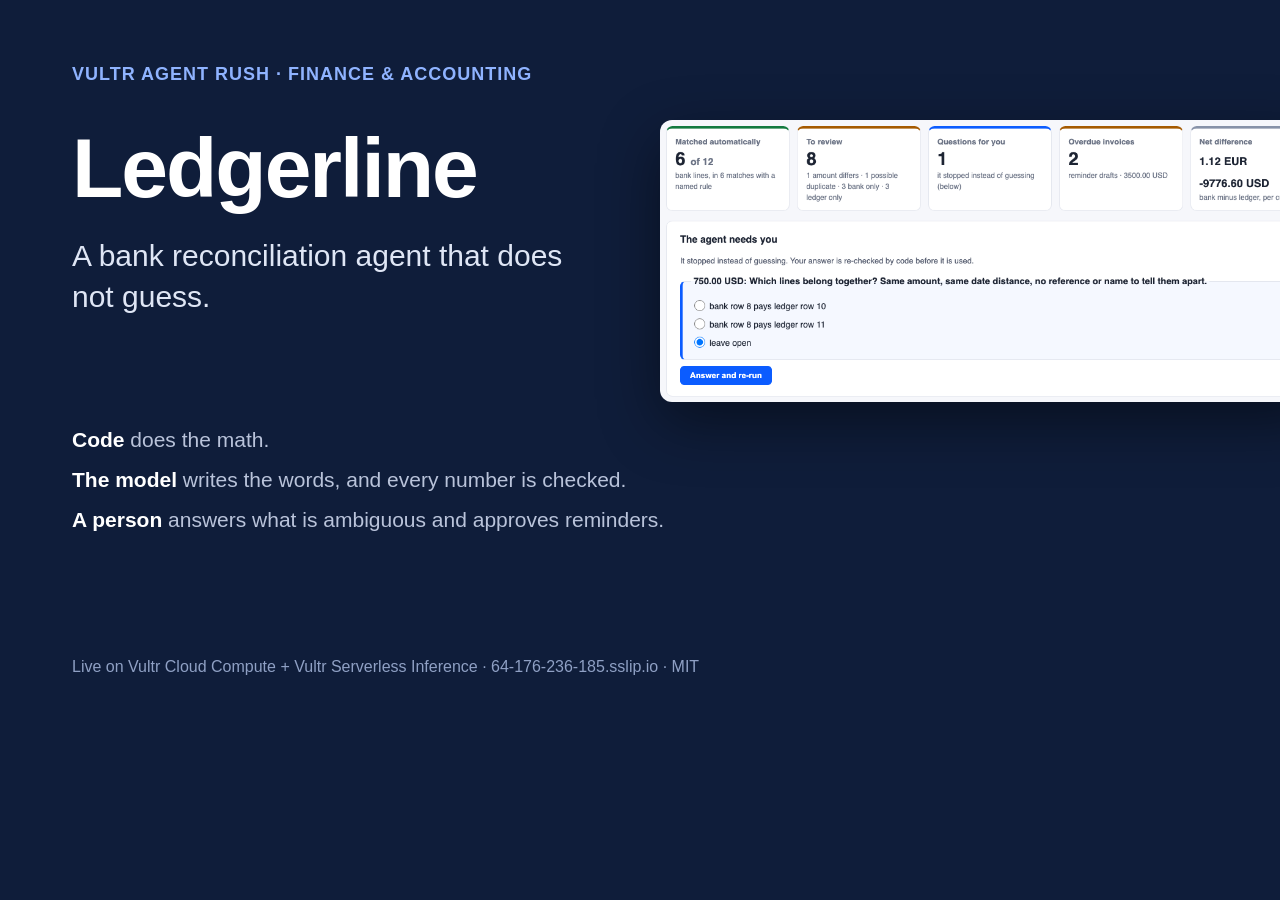
<file: docs/cover.html>
<!DOCTYPE html>
<html lang="en"><head><meta charset="utf-8"><title>Ledgerline cover</title>
<style>
body { margin: 0; width: 1280px; height: 720px; background: #0f1d3a; color: #fff; font-family: -apple-system, "Segoe UI", Helvetica, Arial, sans-serif; overflow: hidden; position: relative; }
.k { position: absolute; left: 72px; top: 64px; color: #8fb3ff; font-weight: 700; font-size: 18px; letter-spacing: 1px; text-transform: uppercase; }
h1 { position: absolute; left: 72px; top: 120px; margin: 0; font-size: 84px; letter-spacing: -2px; }
p { position: absolute; left: 72px; top: 236px; margin: 0; font-size: 30px; width: 520px; line-height: 1.35; color: #dfe6f5; }
.rules { position: absolute; left: 72px; top: 420px; font-size: 21px; line-height: 1.9; color: #b9c3da; }
.rules b { color: #fff; }
img { position: absolute; right: -40px; top: 120px; width: 660px; border-radius: 12px; box-shadow: 0 20px 60px rgba(0,0,0,.45); }
.f { position: absolute; left: 72px; bottom: 44px; font-size: 16px; color: #8fa0c4; }
</style></head><body>
<div class="k">Vultr Agent Rush · Finance &amp; Accounting</div>
<h1>Ledgerline</h1>
<p>A bank reconciliation agent that does not guess.</p>
<div class="rules"><b>Code</b> does the math.<br><b>The model</b> writes the words, and every number is checked.<br><b>A person</b> answers what is ambiguous and approves reminders.</div>
<img src="img/shot_summary.png" alt="">
<div class="f">Live on Vultr Cloud Compute + Vultr Serverless Inference · 64-176-236-185.sslip.io · MIT</div>
</body></html>
</file>
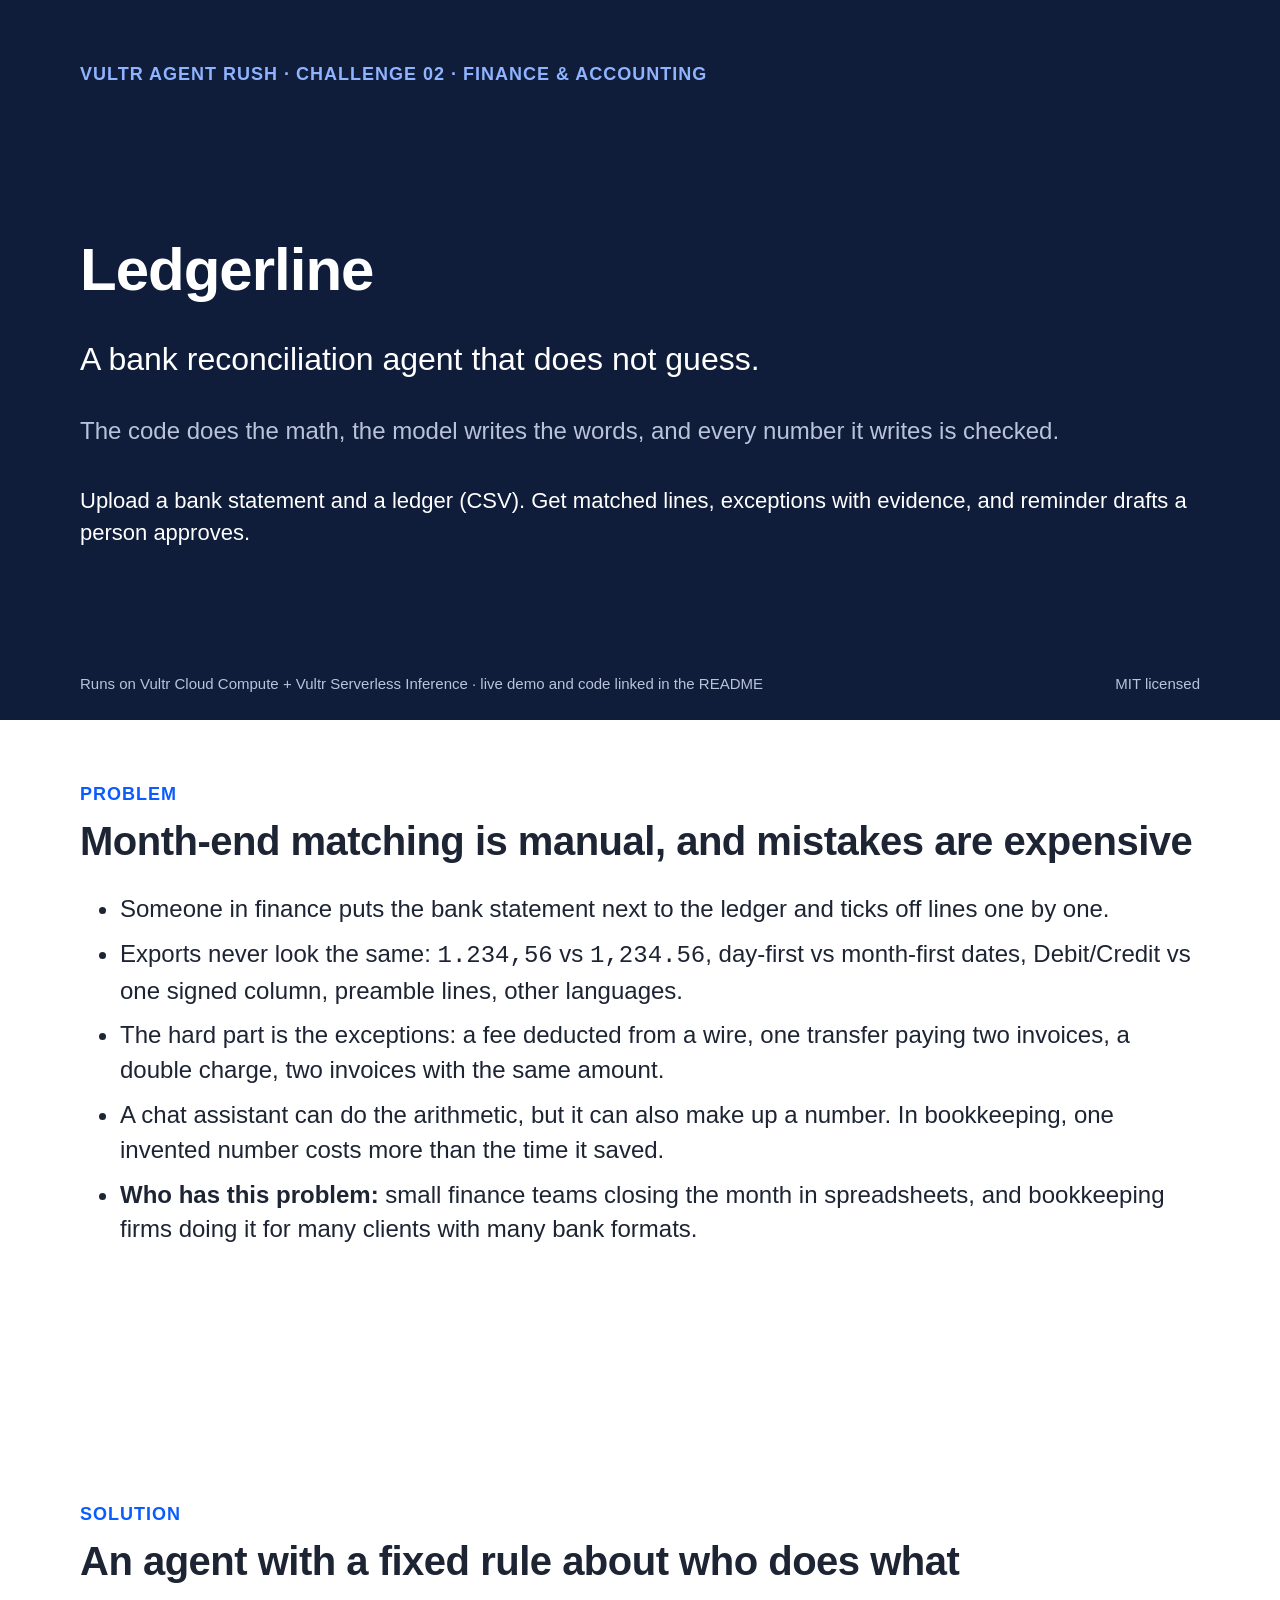
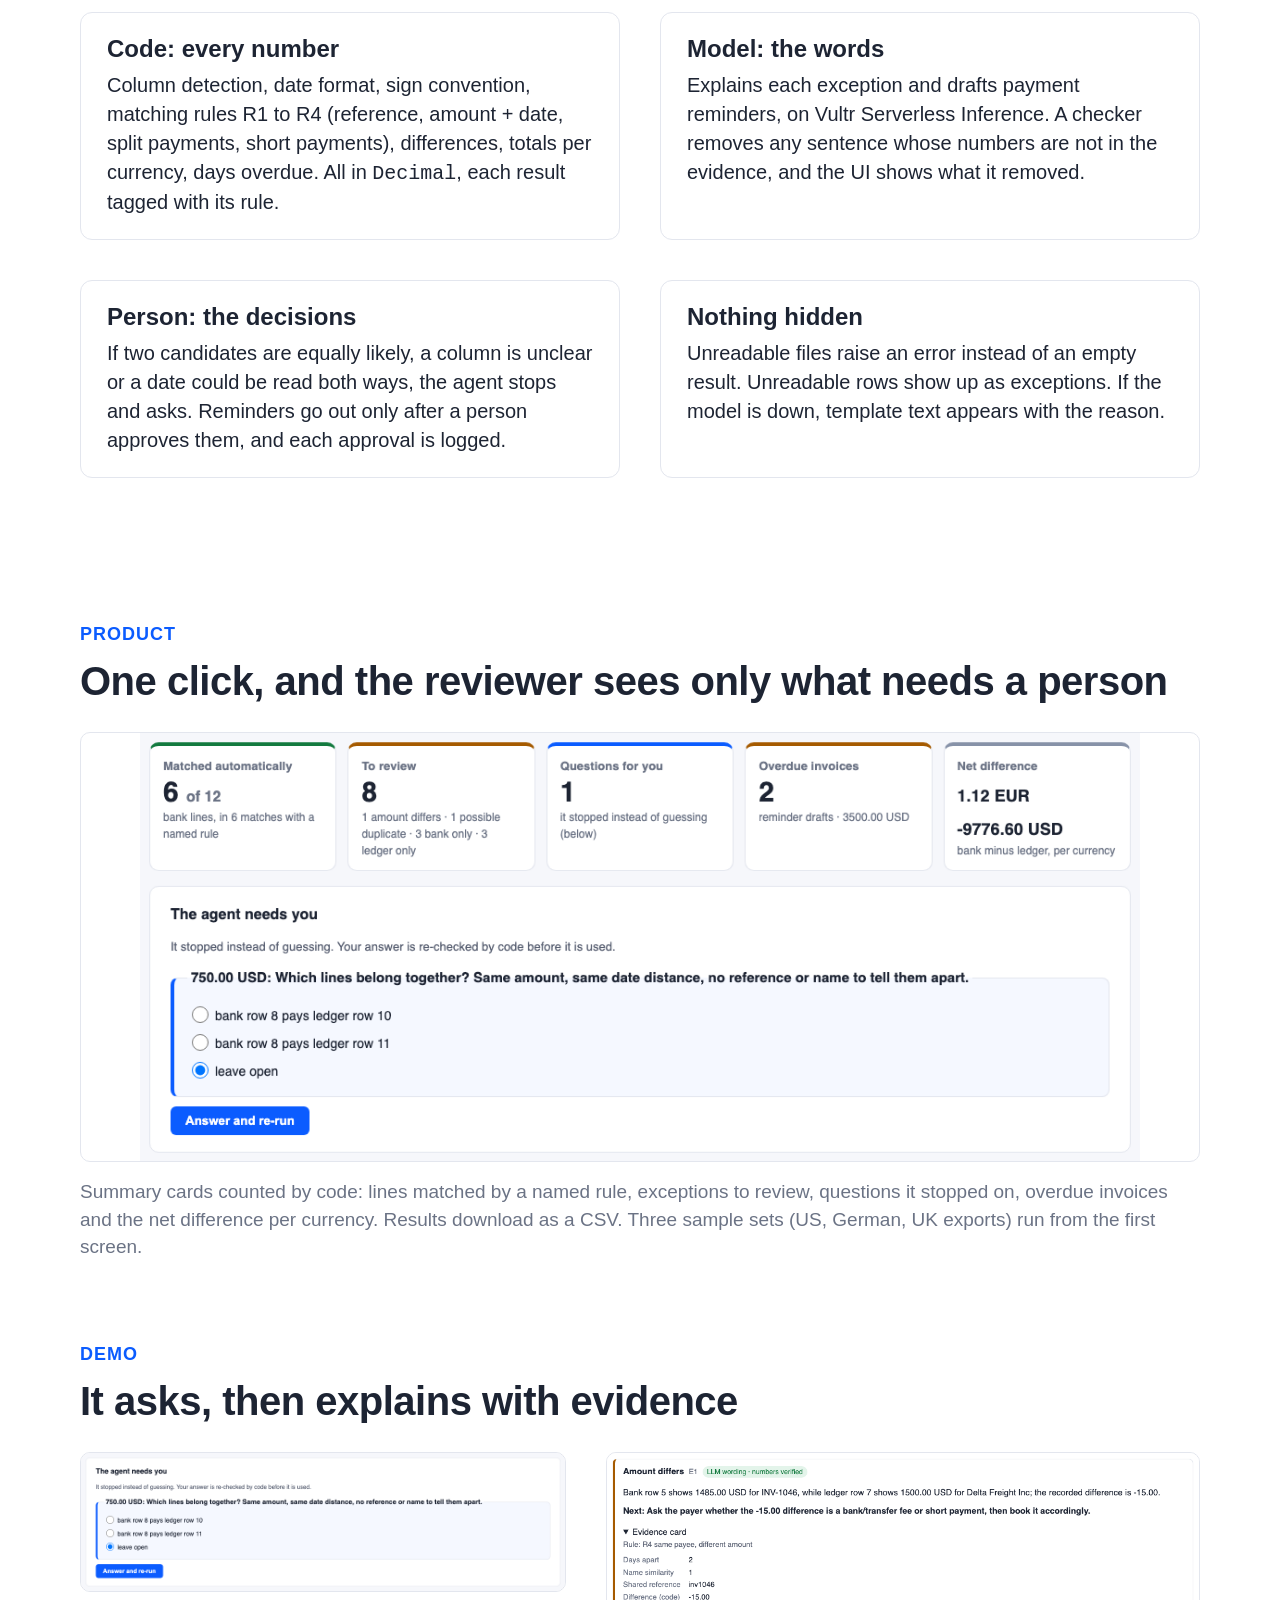
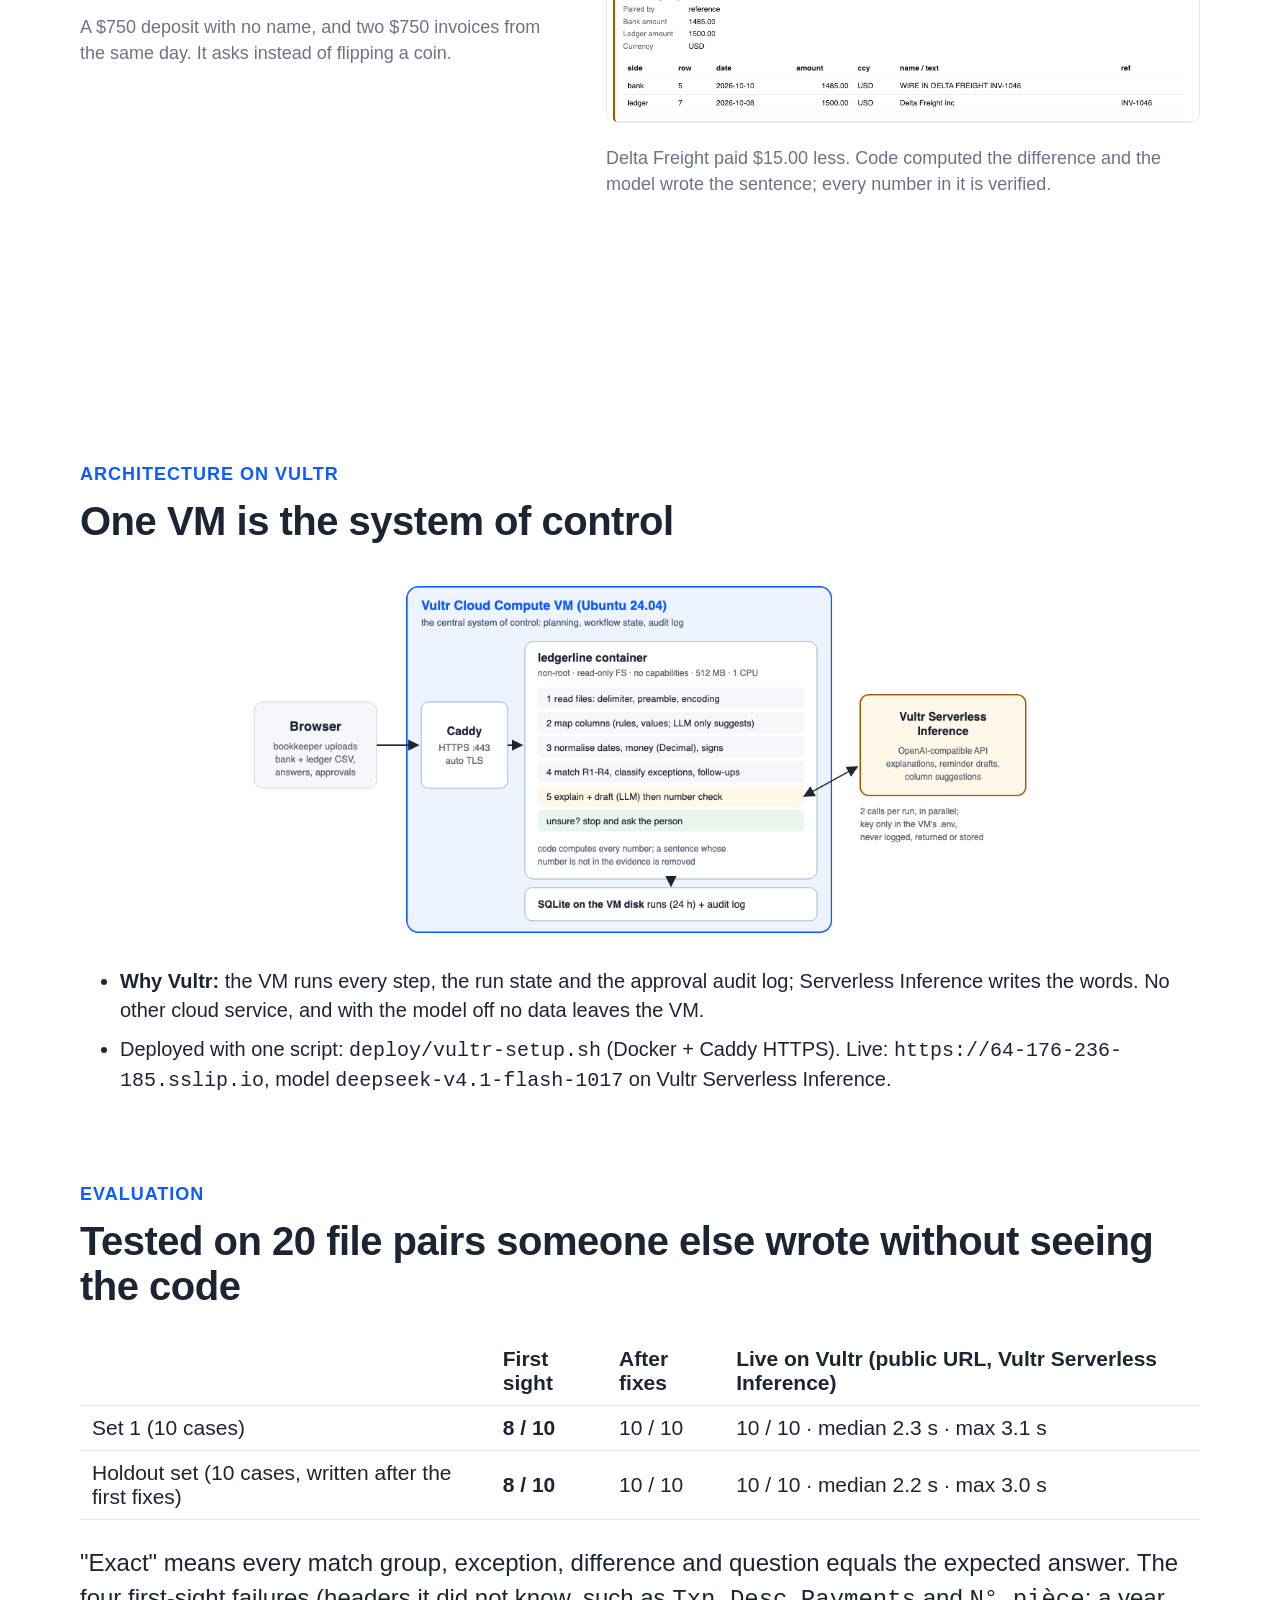
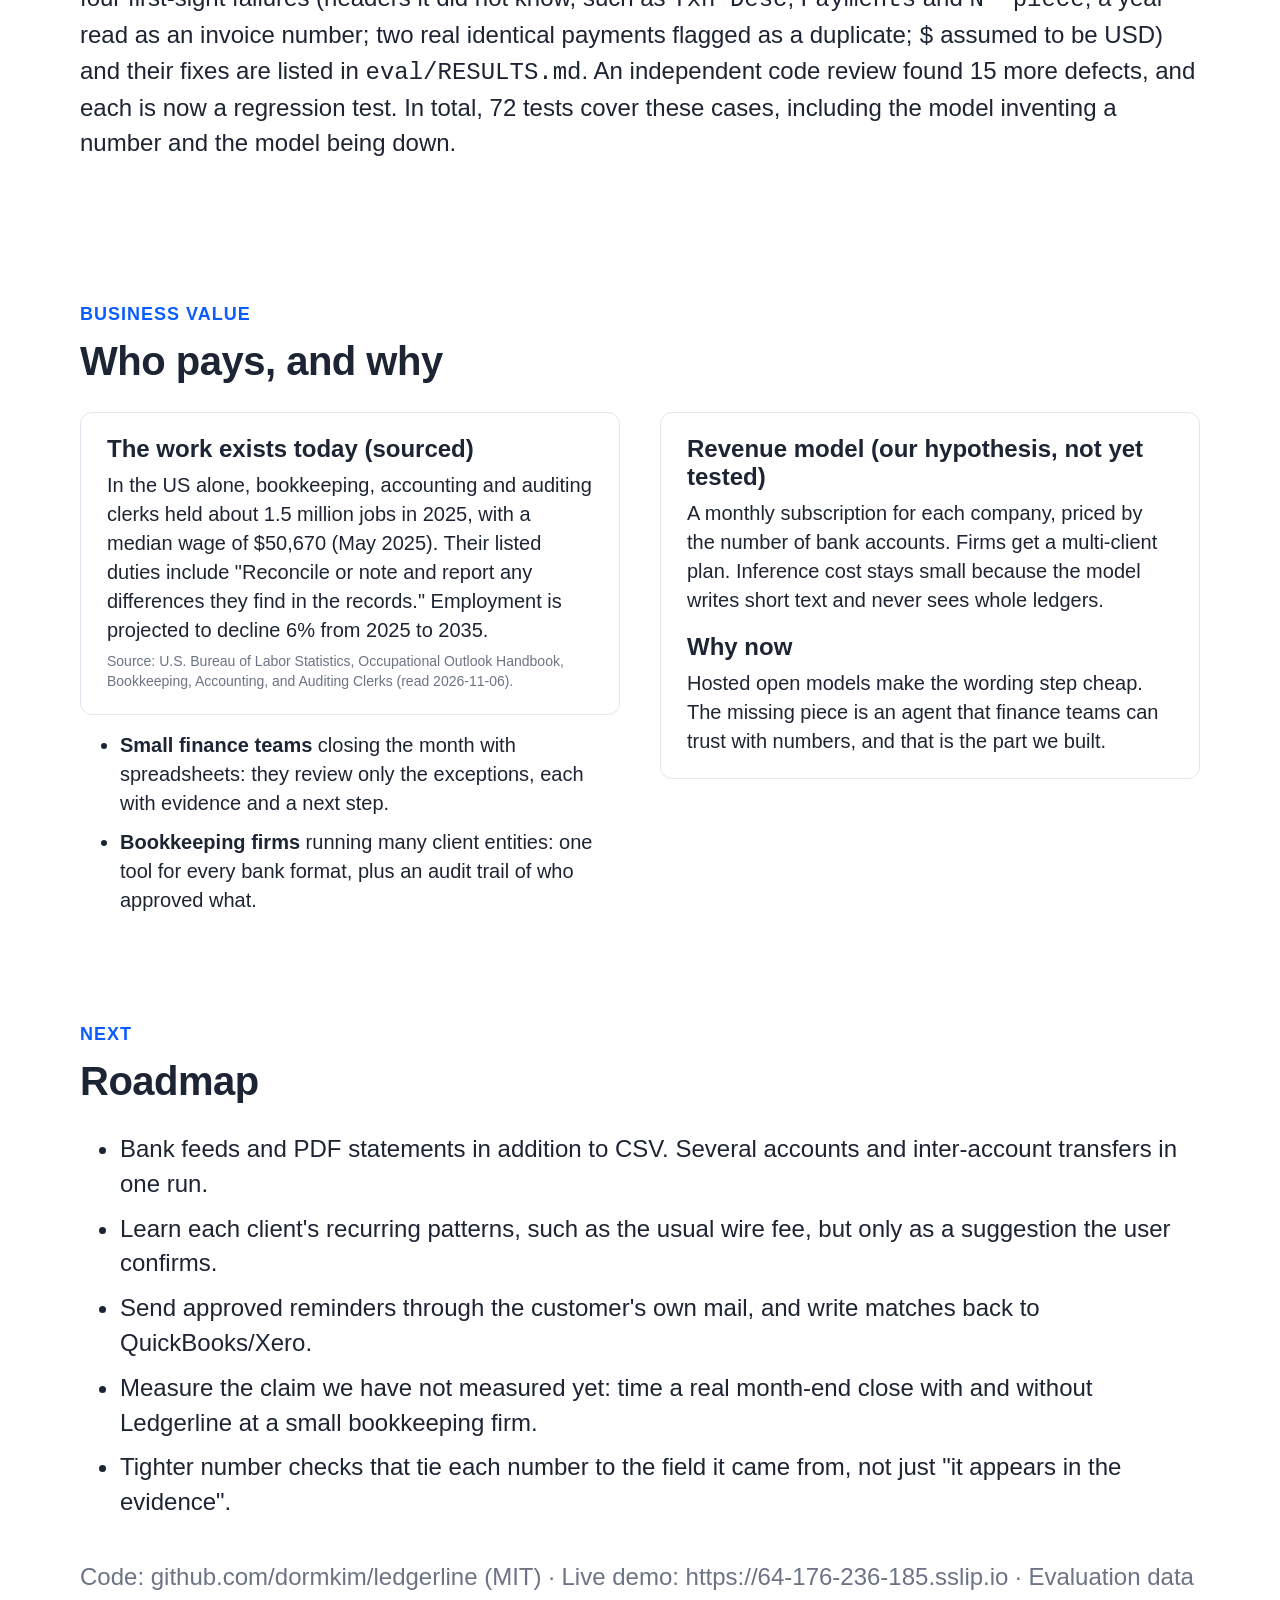
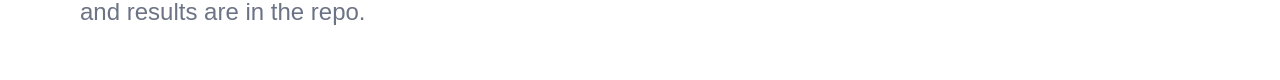
<file: docs/slides.html>
<!DOCTYPE html>
<html lang="en"><head><meta charset="utf-8"><title>Ledgerline slides</title>
<style>
@page { size: 1280px 720px; margin: 0; }
* { box-sizing: border-box; }
body { margin: 0; font-family: -apple-system, "Segoe UI", Helvetica, Arial, sans-serif; color: #1d2433; }
.s { width: 1280px; height: 720px; padding: 64px 80px; page-break-after: always; position: relative; overflow: hidden; background: #fff; }
.s:last-child { page-break-after: auto; }
h1 { font-size: 60px; margin: 0 0 18px; letter-spacing: -1px; }
h2 { font-size: 40px; margin: 0 0 28px; letter-spacing: -0.5px; }
p, li { font-size: 24px; line-height: 1.45; }
li { margin-bottom: 10px; }
.muted { color: #6b7385; }
.kicker { color: #0b5cff; font-weight: 700; font-size: 18px; text-transform: uppercase; letter-spacing: 1px; margin-bottom: 14px; }
.foot { position: absolute; bottom: 28px; left: 80px; right: 80px; font-size: 15px; color: #6b7385; display: flex; justify-content: space-between; }
.cols { display: grid; grid-template-columns: 1fr 1fr; gap: 40px; }
.box { border: 1px solid #e3e6ee; border-radius: 12px; padding: 22px 26px; }
.box h3 { margin: 0 0 8px; font-size: 24px; }
.box p { font-size: 20px; margin: 0; }
img { border: 1px solid #e3e6ee; border-radius: 10px; }
table { border-collapse: collapse; font-size: 21px; width: 100%; }
td, th { border-bottom: 1px solid #e3e6ee; padding: 10px 12px; text-align: left; }
.big { font-size: 64px; font-weight: 800; color: #0b5cff; }
pre { font-size: 16px; background: #f6f7fb; padding: 20px 24px; border-radius: 10px; line-height: 1.5; }
.title { background: #0f1d3a; color: #fff; }
.title .muted { color: #b9c3da; }
</style></head><body>

<section class="s title">
  <div class="kicker" style="color:#8fb3ff">Vultr Agent Rush · Challenge 02 · Finance &amp; Accounting</div>
  <h1 style="margin-top:150px">Ledgerline</h1>
  <p style="font-size:32px">A bank reconciliation agent that does not guess.</p>
  <p class="muted" style="font-size:24px">The code does the math, the model writes the words, and every number it writes is checked.</p>
  <p style="font-size:22px; margin-top:36px">Upload a bank statement and a ledger (CSV). Get matched lines, exceptions with evidence, and reminder drafts a person approves.</p>
  <div class="foot" style="color:#b9c3da"><span>Runs on Vultr Cloud Compute + Vultr Serverless Inference · live demo and code linked in the README</span><span>MIT licensed</span></div>
</section>

<section class="s">
  <div class="kicker">Problem</div>
  <h2>Month-end matching is manual, and mistakes are expensive</h2>
  <ul>
    <li>Someone in finance puts the bank statement next to the ledger and ticks off lines one by one.</li>
    <li>Exports never look the same: <code>1.234,56</code> vs <code>1,234.56</code>, day-first vs month-first dates, Debit/Credit vs one signed column, preamble lines, other languages.</li>
    <li>The hard part is the exceptions: a fee deducted from a wire, one transfer paying two invoices, a double charge, two invoices with the same amount.</li>
    <li>A chat assistant can do the arithmetic, but it can also make up a number. In bookkeeping, one invented number costs more than the time it saved.</li>
    <li><b>Who has this problem:</b> small finance teams closing the month in spreadsheets, and bookkeeping firms doing it for many clients with many bank formats.</li>
  </ul>
</section>

<section class="s">
  <div class="kicker">Solution</div>
  <h2>An agent with a fixed rule about who does what</h2>
  <div class="cols">
    <div class="box"><h3>Code: every number</h3><p>Column detection, date format, sign convention, matching rules R1 to R4 (reference, amount + date, split payments, short payments), differences, totals per currency, days overdue. All in <code>Decimal</code>, each result tagged with its rule.</p></div>
    <div class="box"><h3>Model: the words</h3><p>Explains each exception and drafts payment reminders, on Vultr Serverless Inference. A checker removes any sentence whose numbers are not in the evidence, and the UI shows what it removed.</p></div>
    <div class="box"><h3>Person: the decisions</h3><p>If two candidates are equally likely, a column is unclear or a date could be read both ways, the agent stops and asks. Reminders go out only after a person approves them, and each approval is logged.</p></div>
    <div class="box"><h3>Nothing hidden</h3><p>Unreadable files raise an error instead of an empty result. Unreadable rows show up as exceptions. If the model is down, template text appears with the reason.</p></div>
  </div>
</section>

<section class="s">
  <div class="kicker">Product</div>
  <h2>One click, and the reviewer sees only what needs a person</h2>
  <img src="img/shot_summary.png" style="width:100%; max-height:430px; object-fit:contain">
  <p class="muted" style="font-size:19px; margin-top:12px">Summary cards counted by code: lines matched by a named rule, exceptions to review, questions it stopped on, overdue invoices and the net difference per currency. Results download as a CSV. Three sample sets (US, German, UK exports) run from the first screen.</p>
</section>

<section class="s">
  <div class="kicker">Demo</div>
  <h2>It asks, then explains with evidence</h2>
  <div class="cols" style="grid-template-columns: 0.9fr 1.1fr; align-items: start">
    <div><img src="img/shot_question.png" style="width:100%"><p class="muted" style="font-size:18px">A $750 deposit with no name, and two $750 invoices from the same day. It asks instead of flipping a coin.</p></div>
    <div><img src="img/shot_evidence.png" style="width:100%"><p class="muted" style="font-size:18px">Delta Freight paid $15.00 less. Code computed the difference and the model wrote the sentence; every number in it is verified.</p></div>
  </div>
</section>

<section class="s">
  <div class="kicker">Architecture on Vultr</div>
  <h2>One VM is the system of control</h2>
<img src="img/architecture.png" style="width:72%; border:0; display:block; margin:-14px auto 0">
  <ul style="margin-top:6px">
    <li style="font-size:20px"><b>Why Vultr:</b> the VM runs every step, the run state and the approval audit log; Serverless Inference writes the words. No other cloud service, and with the model off no data leaves the VM.</li>
    <li style="font-size:20px">Deployed with one script: <code>deploy/vultr-setup.sh</code> (Docker + Caddy HTTPS). Live: <code>https://64-176-236-185.sslip.io</code>, model <code>deepseek-v4.1-flash-1017</code> on Vultr Serverless Inference.</li>
  </ul>
</section>

<section class="s">
  <div class="kicker">Evaluation</div>
  <h2>Tested on 20 file pairs someone else wrote without seeing the code</h2>
  <table>
    <tr><th></th><th>First sight</th><th>After fixes</th><th>Live on Vultr (public URL, Vultr Serverless Inference)</th></tr>
    <tr><td>Set 1 (10 cases)</td><td><b>8 / 10</b></td><td>10 / 10</td><td>10 / 10 · median 2.3 s · max 3.1 s</td></tr>
    <tr><td>Holdout set (10 cases, written after the first fixes)</td><td><b>8 / 10</b></td><td>10 / 10</td><td>10 / 10 · median 2.2 s · max 3.0 s</td></tr>
  </table>
  <p style="margin-top:26px">"Exact" means every match group, exception, difference and question equals the expected answer.
  The four first-sight failures (headers it did not know, such as <code>Txn Desc</code>, <code>Payments</code> and <code>N° pièce</code>; a year read as an invoice number; two real identical payments flagged as a duplicate; <code>$</code> assumed to be USD) and their fixes are listed in <code>eval/RESULTS.md</code>.
  An independent code review found 15 more defects, and each is now a regression test. In total, 72 tests cover these cases, including the model inventing a number and the model being down.</p>
</section>

<section class="s">
  <div class="kicker">Business value</div>
  <h2>Who pays, and why</h2>
  <div class="cols" style="align-items:start">
    <div>
      <div class="box" style="margin-bottom:16px">
        <h3>The work exists today (sourced)</h3>
        <p>In the US alone, bookkeeping, accounting and auditing clerks held about 1.5 million jobs in 2025, with a median wage of $50,670 (May 2025). Their listed duties include "Reconcile or note and report any differences they find in the records." Employment is projected to decline 6% from 2025 to 2035.</p>
        <p class="muted" style="font-size:14px; margin-top:6px">Source: U.S. Bureau of Labor Statistics, Occupational Outlook Handbook, Bookkeeping, Accounting, and Auditing Clerks (read 2026-11-06).</p>
      </div>
      <ul>
        <li style="font-size:20px"><b>Small finance teams</b> closing the month with spreadsheets: they review only the exceptions, each with evidence and a next step.</li>
        <li style="font-size:20px"><b>Bookkeeping firms</b> running many client entities: one tool for every bank format, plus an audit trail of who approved what.</li>
              </ul>
    </div>
    <div class="box">
      <h3>Revenue model (our hypothesis, not yet tested)</h3>
      <p>A monthly subscription for each company, priced by the number of bank accounts. Firms get a multi-client plan. Inference cost stays small because the model writes short text and never sees whole ledgers.</p>
      <h3 style="margin-top:18px">Why now</h3>
      <p>Hosted open models make the wording step cheap. The missing piece is an agent that finance teams can trust with numbers, and that is the part we built.</p>
    </div>
  </div>
</section>

<section class="s">
  <div class="kicker">Next</div>
  <h2>Roadmap</h2>
  <ul>
    <li>Bank feeds and PDF statements in addition to CSV. Several accounts and inter-account transfers in one run.</li>
    <li>Learn each client's recurring patterns, such as the usual wire fee, but only as a suggestion the user confirms.</li>
    <li>Send approved reminders through the customer's own mail, and write matches back to QuickBooks/Xero.</li>
    <li>Measure the claim we have not measured yet: time a real month-end close with and without Ledgerline at a small bookkeeping firm.</li>
    <li>Tighter number checks that tie each number to the field it came from, not just "it appears in the evidence".</li>
  </ul>
  <p class="muted" style="margin-top:40px">Code: github.com/dormkim/ledgerline (MIT) · Live demo: https://64-176-236-185.sslip.io · Evaluation data and results are in the repo.</p>
</section>
</body></html>
</file>
